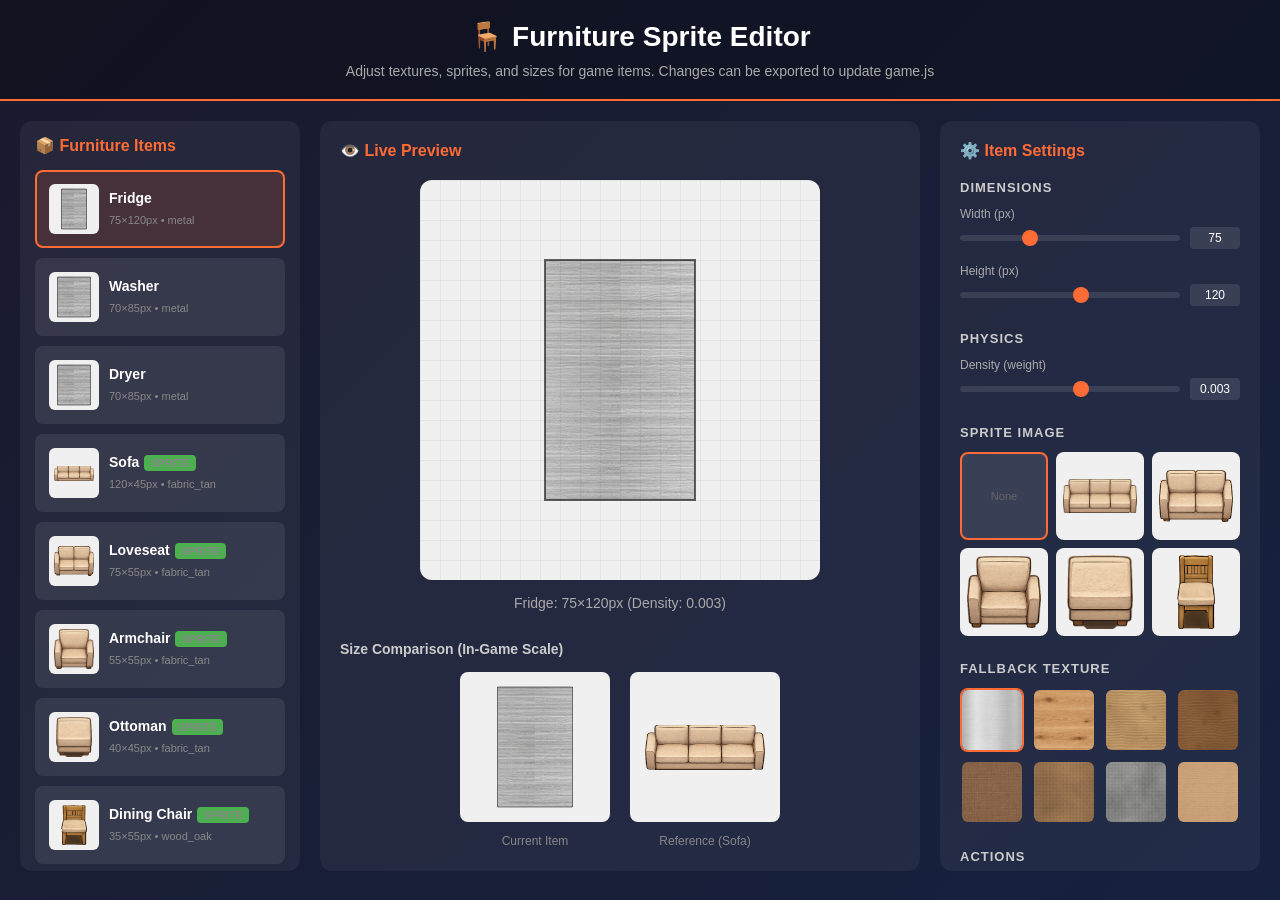
<file: Fill The Truck Mini Game/furniture-sprite-editor.html>
<!DOCTYPE html>
<html lang="en">
<head>
    <meta charset="UTF-8">
    <meta name="viewport" content="width=device-width, initial-scale=1.0">
    <title>Furniture Sprite Editor</title>
    <style>
        * {
            margin: 0;
            padding: 0;
            box-sizing: border-box;
        }

        body {
            font-family: 'Segoe UI', Tahoma, Geneva, Verdana, sans-serif;
            background: linear-gradient(135deg, #1a1a2e 0%, #16213e 100%);
            min-height: 100vh;
            color: #fff;
        }

        .header {
            background: rgba(0, 0, 0, 0.3);
            padding: 20px;
            text-align: center;
            border-bottom: 2px solid #ff6b35;
        }

        .header h1 {
            font-size: 28px;
            margin-bottom: 10px;
        }

        .header p {
            color: #aaa;
            font-size: 14px;
        }

        .container {
            display: flex;
            gap: 20px;
            padding: 20px;
            max-width: 1600px;
            margin: 0 auto;
        }

        /* Left Panel - Item List */
        .item-list-panel {
            width: 280px;
            background: rgba(255, 255, 255, 0.05);
            border-radius: 12px;
            padding: 15px;
            max-height: calc(100vh - 150px);
            overflow-y: auto;
        }

        .item-list-panel h2 {
            font-size: 16px;
            margin-bottom: 15px;
            color: #ff6b35;
        }

        .item-card {
            background: rgba(255, 255, 255, 0.08);
            border-radius: 8px;
            padding: 12px;
            margin-bottom: 10px;
            cursor: pointer;
            transition: all 0.2s;
            border: 2px solid transparent;
        }

        .item-card:hover {
            background: rgba(255, 255, 255, 0.12);
        }

        .item-card.selected {
            border-color: #ff6b35;
            background: rgba(255, 107, 53, 0.15);
        }

        .item-card-header {
            display: flex;
            align-items: center;
            gap: 10px;
        }

        .item-preview {
            width: 50px;
            height: 50px;
            background: #f0f0f0;
            border-radius: 6px;
            display: flex;
            align-items: center;
            justify-content: center;
            overflow: hidden;
        }

        .item-preview img {
            max-width: 100%;
            max-height: 100%;
            object-fit: contain;
        }

        .item-preview canvas {
            max-width: 100%;
            max-height: 100%;
        }

        .item-info {
            flex: 1;
        }

        .item-info h3 {
            font-size: 14px;
            margin-bottom: 4px;
        }

        .item-info span {
            font-size: 11px;
            color: #888;
        }

        .sprite-badge {
            background: #4CAF50;
            color: white;
            font-size: 9px;
            padding: 2px 6px;
            border-radius: 4px;
            margin-left: 5px;
        }

        /* Center Panel - Preview */
        .preview-panel {
            flex: 1;
            background: rgba(255, 255, 255, 0.05);
            border-radius: 12px;
            padding: 20px;
            display: flex;
            flex-direction: column;
            align-items: center;
        }

        .preview-panel h2 {
            font-size: 16px;
            margin-bottom: 20px;
            color: #ff6b35;
            align-self: flex-start;
        }

        .preview-container {
            background: #f0f0f0;
            border-radius: 12px;
            width: 400px;
            height: 400px;
            display: flex;
            align-items: center;
            justify-content: center;
            position: relative;
            overflow: hidden;
        }

        .preview-container canvas {
            max-width: 100%;
            max-height: 100%;
        }

        .preview-grid {
            position: absolute;
            top: 0;
            left: 0;
            width: 100%;
            height: 100%;
            background-image:
                linear-gradient(rgba(0,0,0,0.05) 1px, transparent 1px),
                linear-gradient(90deg, rgba(0,0,0,0.05) 1px, transparent 1px);
            background-size: 20px 20px;
            pointer-events: none;
        }

        .size-indicator {
            margin-top: 15px;
            font-size: 14px;
            color: #aaa;
        }

        .comparison-section {
            margin-top: 30px;
            width: 100%;
        }

        .comparison-section h3 {
            font-size: 14px;
            margin-bottom: 15px;
            color: #ccc;
        }

        .comparison-container {
            display: flex;
            gap: 20px;
            justify-content: center;
        }

        .comparison-box {
            text-align: center;
        }

        .comparison-box canvas {
            background: #f0f0f0;
            border-radius: 8px;
        }

        .comparison-box p {
            margin-top: 8px;
            font-size: 12px;
            color: #888;
        }

        /* Right Panel - Controls */
        .controls-panel {
            width: 320px;
            background: rgba(255, 255, 255, 0.05);
            border-radius: 12px;
            padding: 20px;
            max-height: calc(100vh - 150px);
            overflow-y: auto;
        }

        .controls-panel h2 {
            font-size: 16px;
            margin-bottom: 20px;
            color: #ff6b35;
        }

        .control-section {
            margin-bottom: 25px;
        }

        .control-section h3 {
            font-size: 13px;
            color: #ccc;
            margin-bottom: 12px;
            text-transform: uppercase;
            letter-spacing: 1px;
        }

        .control-group {
            margin-bottom: 15px;
        }

        .control-group label {
            display: block;
            font-size: 12px;
            color: #aaa;
            margin-bottom: 6px;
        }

        .control-row {
            display: flex;
            align-items: center;
            gap: 10px;
        }

        input[type="range"] {
            flex: 1;
            height: 6px;
            -webkit-appearance: none;
            background: rgba(255, 255, 255, 0.1);
            border-radius: 3px;
            outline: none;
        }

        input[type="range"]::-webkit-slider-thumb {
            -webkit-appearance: none;
            width: 16px;
            height: 16px;
            background: #ff6b35;
            border-radius: 50%;
            cursor: pointer;
        }

        .value-display {
            background: rgba(255, 255, 255, 0.1);
            padding: 4px 10px;
            border-radius: 4px;
            font-size: 12px;
            min-width: 50px;
            text-align: center;
        }

        input[type="number"] {
            width: 80px;
            padding: 8px;
            border: none;
            border-radius: 6px;
            background: rgba(255, 255, 255, 0.1);
            color: white;
            font-size: 14px;
        }

        select {
            width: 100%;
            padding: 10px;
            border: none;
            border-radius: 6px;
            background: rgba(255, 255, 255, 0.1);
            color: white;
            font-size: 14px;
            cursor: pointer;
        }

        select option {
            background: #1a1a2e;
            color: white;
        }

        .texture-grid {
            display: grid;
            grid-template-columns: repeat(4, 1fr);
            gap: 8px;
        }

        .texture-option {
            aspect-ratio: 1;
            border-radius: 8px;
            cursor: pointer;
            border: 2px solid transparent;
            transition: all 0.2s;
            overflow: hidden;
        }

        .texture-option:hover {
            transform: scale(1.05);
        }

        .texture-option.selected {
            border-color: #ff6b35;
        }

        .texture-option img {
            width: 100%;
            height: 100%;
            object-fit: cover;
        }

        .sprite-grid {
            display: grid;
            grid-template-columns: repeat(3, 1fr);
            gap: 8px;
        }

        .sprite-option {
            aspect-ratio: 1;
            background: #f0f0f0;
            border-radius: 8px;
            cursor: pointer;
            border: 2px solid transparent;
            transition: all 0.2s;
            overflow: hidden;
            display: flex;
            align-items: center;
            justify-content: center;
            padding: 5px;
        }

        .sprite-option:hover {
            transform: scale(1.05);
        }

        .sprite-option.selected {
            border-color: #ff6b35;
        }

        .sprite-option.none {
            background: rgba(255, 255, 255, 0.1);
            color: #666;
            font-size: 11px;
        }

        .sprite-option img {
            max-width: 100%;
            max-height: 100%;
            object-fit: contain;
        }

        .btn {
            padding: 12px 24px;
            border: none;
            border-radius: 8px;
            font-size: 14px;
            font-weight: 600;
            cursor: pointer;
            transition: all 0.2s;
            width: 100%;
            margin-bottom: 10px;
        }

        .btn-primary {
            background: #ff6b35;
            color: white;
        }

        .btn-primary:hover {
            background: #e55a2b;
        }

        .btn-secondary {
            background: rgba(255, 255, 255, 0.1);
            color: white;
        }

        .btn-secondary:hover {
            background: rgba(255, 255, 255, 0.2);
        }

        .btn-success {
            background: #4CAF50;
            color: white;
        }

        .btn-success:hover {
            background: #45a049;
        }

        .code-output {
            background: rgba(0, 0, 0, 0.3);
            border-radius: 8px;
            padding: 15px;
            font-family: 'Courier New', monospace;
            font-size: 11px;
            color: #4CAF50;
            max-height: 200px;
            overflow-y: auto;
            white-space: pre-wrap;
            word-break: break-all;
        }

        .toast {
            position: fixed;
            bottom: 20px;
            right: 20px;
            background: #4CAF50;
            color: white;
            padding: 15px 25px;
            border-radius: 8px;
            font-size: 14px;
            opacity: 0;
            transform: translateY(20px);
            transition: all 0.3s;
            z-index: 1000;
        }

        .toast.show {
            opacity: 1;
            transform: translateY(0);
        }

        /* Scrollbar styling */
        ::-webkit-scrollbar {
            width: 8px;
        }

        ::-webkit-scrollbar-track {
            background: rgba(255, 255, 255, 0.05);
            border-radius: 4px;
        }

        ::-webkit-scrollbar-thumb {
            background: rgba(255, 255, 255, 0.2);
            border-radius: 4px;
        }

        ::-webkit-scrollbar-thumb:hover {
            background: rgba(255, 255, 255, 0.3);
        }
    </style>
</head>
<body>
    <div class="header">
        <h1>🪑 Furniture Sprite Editor</h1>
        <p>Adjust textures, sprites, and sizes for game items. Changes can be exported to update game.js</p>
    </div>

    <div class="container">
        <!-- Left Panel - Item List -->
        <div class="item-list-panel">
            <h2>📦 Furniture Items</h2>
            <div id="itemList"></div>
        </div>

        <!-- Center Panel - Preview -->
        <div class="preview-panel">
            <h2>👁️ Live Preview</h2>
            <div class="preview-container">
                <div class="preview-grid"></div>
                <canvas id="previewCanvas" width="300" height="300"></canvas>
            </div>
            <div class="size-indicator" id="sizeIndicator">Select an item to preview</div>

            <div class="comparison-section">
                <h3>Size Comparison (In-Game Scale)</h3>
                <div class="comparison-container">
                    <div class="comparison-box">
                        <canvas id="compareCanvas1" width="150" height="150"></canvas>
                        <p>Current Item</p>
                    </div>
                    <div class="comparison-box">
                        <canvas id="compareCanvas2" width="150" height="150"></canvas>
                        <p>Reference (Sofa)</p>
                    </div>
                </div>
            </div>
        </div>

        <!-- Right Panel - Controls -->
        <div class="controls-panel">
            <h2>⚙️ Item Settings</h2>

            <div class="control-section">
                <h3>Dimensions</h3>
                <div class="control-group">
                    <label>Width (px)</label>
                    <div class="control-row">
                        <input type="range" id="widthSlider" min="20" max="200" value="60">
                        <span class="value-display" id="widthValue">60</span>
                    </div>
                </div>
                <div class="control-group">
                    <label>Height (px)</label>
                    <div class="control-row">
                        <input type="range" id="heightSlider" min="20" max="200" value="60">
                        <span class="value-display" id="heightValue">60</span>
                    </div>
                </div>
            </div>

            <div class="control-section">
                <h3>Physics</h3>
                <div class="control-group">
                    <label>Density (weight)</label>
                    <div class="control-row">
                        <input type="range" id="densitySlider" min="0.0005" max="0.005" step="0.0001" value="0.001">
                        <span class="value-display" id="densityValue">0.001</span>
                    </div>
                </div>
            </div>

            <div class="control-section">
                <h3>Sprite Image</h3>
                <div class="sprite-grid" id="spriteGrid"></div>
            </div>

            <div class="control-section">
                <h3>Fallback Texture</h3>
                <div class="texture-grid" id="textureGrid"></div>
            </div>

            <div class="control-section">
                <h3>Actions</h3>
                <button class="btn btn-primary" onclick="applyChanges()">Apply Changes</button>
                <button class="btn btn-secondary" onclick="resetItem()">Reset to Default</button>
                <button class="btn btn-success" onclick="exportConfig()">Export Configuration</button>
            </div>

            <div class="control-section">
                <h3>Generated Code</h3>
                <div class="code-output" id="codeOutput">// Select an item to see its configuration</div>
            </div>
        </div>
    </div>

    <div class="toast" id="toast">Changes applied!</div>

    <script>
        // ==================== CONFIGURATION ====================
        const FURNITURE_ITEMS = [
            { type: 'rect', width: 75, height: 120, name: 'Fridge', density: 0.003, color: '#E8E8E8', texture: 'metal' },
            { type: 'rect', width: 70, height: 85, name: 'Washer', density: 0.003, color: '#F5F5F5', texture: 'metal' },
            { type: 'rect', width: 70, height: 85, name: 'Dryer', density: 0.003, color: '#FFFFFF', texture: 'metal' },
            { type: 'rect', width: 120, height: 45, name: 'Sofa', density: 0.0015, color: '#D4B896', texture: 'fabric_tan', sprite: 'couch' },
            { type: 'rect', width: 75, height: 55, name: 'Loveseat', density: 0.0015, color: '#D4B896', texture: 'fabric_tan', sprite: 'loveseat' },
            { type: 'rect', width: 55, height: 55, name: 'Armchair', density: 0.0012, color: '#D4B896', texture: 'fabric_tan', sprite: 'armchair' },
            { type: 'rect', width: 40, height: 45, name: 'Ottoman', density: 0.001, color: '#D4B896', texture: 'fabric_tan', sprite: 'ottoman' },
            { type: 'rect', width: 35, height: 55, name: 'Dining Chair', density: 0.001, color: '#B8956E', texture: 'wood_oak', sprite: 'dining_chair' },
            { type: 'rect', width: 60, height: 60, name: 'Nightstand', density: 0.0025, color: '#B8956E', texture: 'wood_oak' },
            { type: 'rect', width: 140, height: 80, name: 'Vanity Dresser', density: 0.0025, color: '#8B6B4D', texture: 'wood_walnut' },
            { type: 'rect', width: 60, height: 120, name: 'Tall Chest', density: 0.0025, color: '#8B6B4D', texture: 'wood_walnut' },
            { type: 'ellipse', width: 100, height: 60, name: 'Kitchen Table', density: 0.0025, color: '#B8956E', texture: 'wood_oak' },
            { type: 'rect', width: 55, height: 40, name: 'Toolbox', density: 0.0025, color: '#CC0000', texture: 'metal' },
            { type: 'rect', width: 30, height: 30, name: 'Medium Box', density: 0.001, color: '#D2B48C', texture: 'cardboard' },
            { type: 'rect', width: 20, height: 20, name: 'Small Box', density: 0.0008, color: '#C19A6B', texture: 'cardboard' },
            { type: 'rect', width: 60, height: 60, name: 'Large Box', density: 0.0012, color: '#DEB887', texture: 'cardboard' }
        ];

        const TEXTURES = {
            metal: { name: 'Metal', path: 'metal-texture.png', color: '#E8E8E8' },
            wood: { name: 'Wood', path: 'wood-texture.png', color: '#8B7355' },
            wood_oak: { name: 'Oak', path: 'fill_the_truck_assets_individual/textures/wood_oak_tile.png', color: '#B8956E' },
            wood_walnut: { name: 'Walnut', path: 'fill_the_truck_assets_individual/textures/wood_walnut_tile.png', color: '#8B6B4D' },
            fabric: { name: 'Fabric', path: 'fabric-texture.png', color: '#8B4513' },
            fabric_tan: { name: 'Tan Fabric', path: 'fill_the_truck_assets_individual/textures/fabric_tan_tile.png', color: '#D4B896' },
            fabric_gray: { name: 'Gray Fabric', path: 'fill_the_truck_assets_individual/textures/fabric_gray_tile.png', color: '#9E9E9E' },
            cardboard: { name: 'Cardboard', path: 'cardboard-texture.png', color: '#D2B48C' }
        };

        const SPRITES = {
            couch: { name: 'Couch', path: 'fill_the_truck_assets_individual/sprites/couch_upholstered_tan.png' },
            loveseat: { name: 'Loveseat', path: 'fill_the_truck_assets_individual/sprites/loveseat_upholstered_tan.png' },
            armchair: { name: 'Armchair', path: 'fill_the_truck_assets_individual/sprites/armchair_upholstered_tan.png' },
            ottoman: { name: 'Ottoman', path: 'fill_the_truck_assets_individual/sprites/ottoman_upholstered_tan.png' },
            dining_chair: { name: 'Dining Chair', path: 'fill_the_truck_assets_individual/sprites/dining_chair_wood_oak.png' }
        };

        // ==================== STATE ====================
        let selectedIndex = -1;
        let editedItems = JSON.parse(JSON.stringify(FURNITURE_ITEMS)); // Deep copy
        let loadedTextures = {};
        let loadedSprites = {};

        // ==================== INITIALIZATION ====================
        async function init() {
            await loadAllAssets();
            renderItemList();
            renderTextureGrid();
            renderSpriteGrid();
            setupEventListeners();

            // Select first item by default
            selectItem(0);
        }

        async function loadAllAssets() {
            // Load textures
            for (let key in TEXTURES) {
                const img = new Image();
                img.src = TEXTURES[key].path;
                try {
                    await img.decode();
                    loadedTextures[key] = img;
                } catch (e) {
                    console.warn(`Failed to load texture: ${key}`);
                }
            }

            // Load sprites
            for (let key in SPRITES) {
                const img = new Image();
                img.src = SPRITES[key].path;
                try {
                    await img.decode();
                    loadedSprites[key] = img;
                } catch (e) {
                    console.warn(`Failed to load sprite: ${key}`);
                }
            }
        }

        // ==================== RENDERING ====================
        function renderItemList() {
            const container = document.getElementById('itemList');
            container.innerHTML = '';

            editedItems.forEach((item, index) => {
                const card = document.createElement('div');
                card.className = `item-card ${index === selectedIndex ? 'selected' : ''}`;
                card.onclick = () => selectItem(index);

                const hasSprite = item.sprite && loadedSprites[item.sprite];

                card.innerHTML = `
                    <div class="item-card-header">
                        <div class="item-preview">
                            <canvas id="itemPreview${index}" width="50" height="50"></canvas>
                        </div>
                        <div class="item-info">
                            <h3>${item.name}${hasSprite ? '<span class="sprite-badge">SPRITE</span>' : ''}</h3>
                            <span>${item.width}×${item.height}px • ${item.texture}</span>
                        </div>
                    </div>
                `;

                container.appendChild(card);

                // Draw preview
                setTimeout(() => {
                    const canvas = document.getElementById(`itemPreview${index}`);
                    if (canvas) drawItemPreview(canvas, item, 40);
                }, 10);
            });
        }

        function renderTextureGrid() {
            const container = document.getElementById('textureGrid');
            container.innerHTML = '';

            for (let key in TEXTURES) {
                const div = document.createElement('div');
                div.className = 'texture-option';
                div.dataset.texture = key;
                div.title = TEXTURES[key].name;
                div.onclick = () => selectTexture(key);

                if (loadedTextures[key]) {
                    const img = document.createElement('img');
                    img.src = TEXTURES[key].path;
                    div.appendChild(img);
                } else {
                    div.style.background = TEXTURES[key].color;
                }

                container.appendChild(div);
            }
        }

        function renderSpriteGrid() {
            const container = document.getElementById('spriteGrid');
            container.innerHTML = '';

            // Add "None" option
            const noneDiv = document.createElement('div');
            noneDiv.className = 'sprite-option none';
            noneDiv.dataset.sprite = '';
            noneDiv.onclick = () => selectSprite('');
            noneDiv.textContent = 'None';
            container.appendChild(noneDiv);

            for (let key in SPRITES) {
                const div = document.createElement('div');
                div.className = 'sprite-option';
                div.dataset.sprite = key;
                div.title = SPRITES[key].name;
                div.onclick = () => selectSprite(key);

                if (loadedSprites[key]) {
                    const img = document.createElement('img');
                    img.src = SPRITES[key].path;
                    div.appendChild(img);
                } else {
                    div.textContent = key;
                }

                container.appendChild(div);
            }
        }

        function drawItemPreview(canvas, item, maxSize) {
            const ctx = canvas.getContext('2d');
            ctx.clearRect(0, 0, canvas.width, canvas.height);

            const scale = Math.min(maxSize / item.width, maxSize / item.height, 1);
            const w = item.width * scale;
            const h = item.height * scale;
            const x = (canvas.width - w) / 2;
            const y = (canvas.height - h) / 2;

            ctx.save();
            ctx.translate(x + w/2, y + h/2);

            // Draw sprite if available
            if (item.sprite && loadedSprites[item.sprite]) {
                ctx.drawImage(loadedSprites[item.sprite], -w/2, -h/2, w, h);
            } else {
                // Draw shape with texture/color
                ctx.beginPath();
                if (item.type === 'ellipse') {
                    ctx.ellipse(0, 0, w/2, h/2, 0, 0, Math.PI * 2);
                } else {
                    ctx.rect(-w/2, -h/2, w, h);
                }

                if (loadedTextures[item.texture]) {
                    const pattern = ctx.createPattern(loadedTextures[item.texture], 'repeat');
                    ctx.fillStyle = pattern;
                } else {
                    ctx.fillStyle = item.color || TEXTURES[item.texture]?.color || '#999';
                }
                ctx.fill();
                ctx.strokeStyle = 'rgba(0,0,0,0.5)';
                ctx.lineWidth = 1;
                ctx.stroke();
            }

            ctx.restore();
        }

        function updateMainPreview() {
            if (selectedIndex < 0) return;

            const item = editedItems[selectedIndex];
            const canvas = document.getElementById('previewCanvas');
            const ctx = canvas.getContext('2d');

            ctx.clearRect(0, 0, canvas.width, canvas.height);

            // Calculate scale to fit in preview
            const maxSize = 250;
            const scale = Math.min(maxSize / item.width, maxSize / item.height, 2);
            const w = item.width * scale;
            const h = item.height * scale;

            ctx.save();
            ctx.translate(canvas.width/2, canvas.height/2);

            // Draw sprite if available
            if (item.sprite && loadedSprites[item.sprite]) {
                ctx.drawImage(loadedSprites[item.sprite], -w/2, -h/2, w, h);
            } else {
                // Draw shape with texture/color
                ctx.beginPath();
                if (item.type === 'ellipse') {
                    ctx.ellipse(0, 0, w/2, h/2, 0, 0, Math.PI * 2);
                } else {
                    ctx.rect(-w/2, -h/2, w, h);
                }

                if (loadedTextures[item.texture]) {
                    const pattern = ctx.createPattern(loadedTextures[item.texture], 'repeat');
                    ctx.fillStyle = pattern;
                } else {
                    ctx.fillStyle = item.color || '#999';
                }
                ctx.fill();
                ctx.strokeStyle = 'rgba(0,0,0,0.6)';
                ctx.lineWidth = 2;
                ctx.stroke();
            }

            ctx.restore();

            // Update size indicator
            document.getElementById('sizeIndicator').textContent =
                `${item.name}: ${item.width}×${item.height}px (Density: ${item.density})`;

            // Update comparison canvases
            updateComparison();
            updateCodeOutput();
        }

        function updateComparison() {
            if (selectedIndex < 0) return;

            const item = editedItems[selectedIndex];

            // Draw current item at game scale
            const canvas1 = document.getElementById('compareCanvas1');
            drawItemPreview(canvas1, item, 120);

            // Draw reference sofa
            const canvas2 = document.getElementById('compareCanvas2');
            const sofa = editedItems.find(i => i.name === 'Sofa') || editedItems[3];
            drawItemPreview(canvas2, sofa, 120);
        }

        function updateCodeOutput() {
            if (selectedIndex < 0) return;

            const item = editedItems[selectedIndex];
            let code = `{ type: '${item.type}', width: ${item.width}, height: ${item.height}, name: '${item.name}', density: ${item.density}, color: '${item.color}', texture: '${item.texture}'`;

            if (item.sprite) {
                code += `, sprite: '${item.sprite}'`;
            }
            code += ' }';

            document.getElementById('codeOutput').textContent = code;
        }

        // ==================== SELECTION & CONTROLS ====================
        function selectItem(index) {
            selectedIndex = index;
            const item = editedItems[index];

            // Update sliders
            document.getElementById('widthSlider').value = item.width;
            document.getElementById('widthValue').textContent = item.width;
            document.getElementById('heightSlider').value = item.height;
            document.getElementById('heightValue').textContent = item.height;
            document.getElementById('densitySlider').value = item.density;
            document.getElementById('densityValue').textContent = item.density;

            // Update texture selection
            document.querySelectorAll('.texture-option').forEach(el => {
                el.classList.toggle('selected', el.dataset.texture === item.texture);
            });

            // Update sprite selection
            document.querySelectorAll('.sprite-option').forEach(el => {
                el.classList.toggle('selected', el.dataset.sprite === (item.sprite || ''));
            });

            // Update item list selection
            document.querySelectorAll('.item-card').forEach((el, i) => {
                el.classList.toggle('selected', i === index);
            });

            updateMainPreview();
        }

        function selectTexture(textureKey) {
            if (selectedIndex < 0) return;

            editedItems[selectedIndex].texture = textureKey;
            editedItems[selectedIndex].color = TEXTURES[textureKey].color;

            document.querySelectorAll('.texture-option').forEach(el => {
                el.classList.toggle('selected', el.dataset.texture === textureKey);
            });

            updateMainPreview();
            renderItemList();
        }

        function selectSprite(spriteKey) {
            if (selectedIndex < 0) return;

            if (spriteKey) {
                editedItems[selectedIndex].sprite = spriteKey;
            } else {
                delete editedItems[selectedIndex].sprite;
            }

            document.querySelectorAll('.sprite-option').forEach(el => {
                el.classList.toggle('selected', el.dataset.sprite === spriteKey);
            });

            updateMainPreview();
            renderItemList();
        }

        function setupEventListeners() {
            // Width slider
            document.getElementById('widthSlider').addEventListener('input', (e) => {
                const value = parseInt(e.target.value);
                document.getElementById('widthValue').textContent = value;
                if (selectedIndex >= 0) {
                    editedItems[selectedIndex].width = value;
                    updateMainPreview();
                    renderItemList();
                }
            });

            // Height slider
            document.getElementById('heightSlider').addEventListener('input', (e) => {
                const value = parseInt(e.target.value);
                document.getElementById('heightValue').textContent = value;
                if (selectedIndex >= 0) {
                    editedItems[selectedIndex].height = value;
                    updateMainPreview();
                    renderItemList();
                }
            });

            // Density slider
            document.getElementById('densitySlider').addEventListener('input', (e) => {
                const value = parseFloat(e.target.value);
                document.getElementById('densityValue').textContent = value.toFixed(4);
                if (selectedIndex >= 0) {
                    editedItems[selectedIndex].density = value;
                    updateMainPreview();
                }
            });
        }

        // ==================== ACTIONS ====================
        function applyChanges() {
            showToast('Changes applied to preview!');
            renderItemList();
            updateMainPreview();
        }

        function resetItem() {
            if (selectedIndex < 0) return;

            editedItems[selectedIndex] = JSON.parse(JSON.stringify(FURNITURE_ITEMS[selectedIndex]));
            selectItem(selectedIndex);
            showToast('Item reset to default');
        }

        function exportConfig() {
            let code = 'const FURNITURE_ITEMS = [\n';

            editedItems.forEach((item, index) => {
                code += '    { ';
                code += `type: '${item.type}', `;
                code += `width: ${item.width}, `;
                code += `height: ${item.height}, `;
                code += `name: '${item.name}', `;
                code += `density: ${item.density}, `;
                code += `color: '${item.color}', `;
                code += `texture: '${item.texture}'`;
                if (item.sprite) {
                    code += `, sprite: '${item.sprite}'`;
                }
                code += ' }';
                if (index < editedItems.length - 1) code += ',';
                code += '\n';
            });

            code += '];';

            // Copy to clipboard
            navigator.clipboard.writeText(code).then(() => {
                showToast('Configuration copied to clipboard!');
            }).catch(() => {
                // Fallback - show in output
                document.getElementById('codeOutput').textContent = code;
                showToast('Code generated - see output below');
            });
        }

        function showToast(message) {
            const toast = document.getElementById('toast');
            toast.textContent = message;
            toast.classList.add('show');
            setTimeout(() => toast.classList.remove('show'), 2000);
        }

        // ==================== START ====================
        init();
    </script>
</body>
</html>
</file>
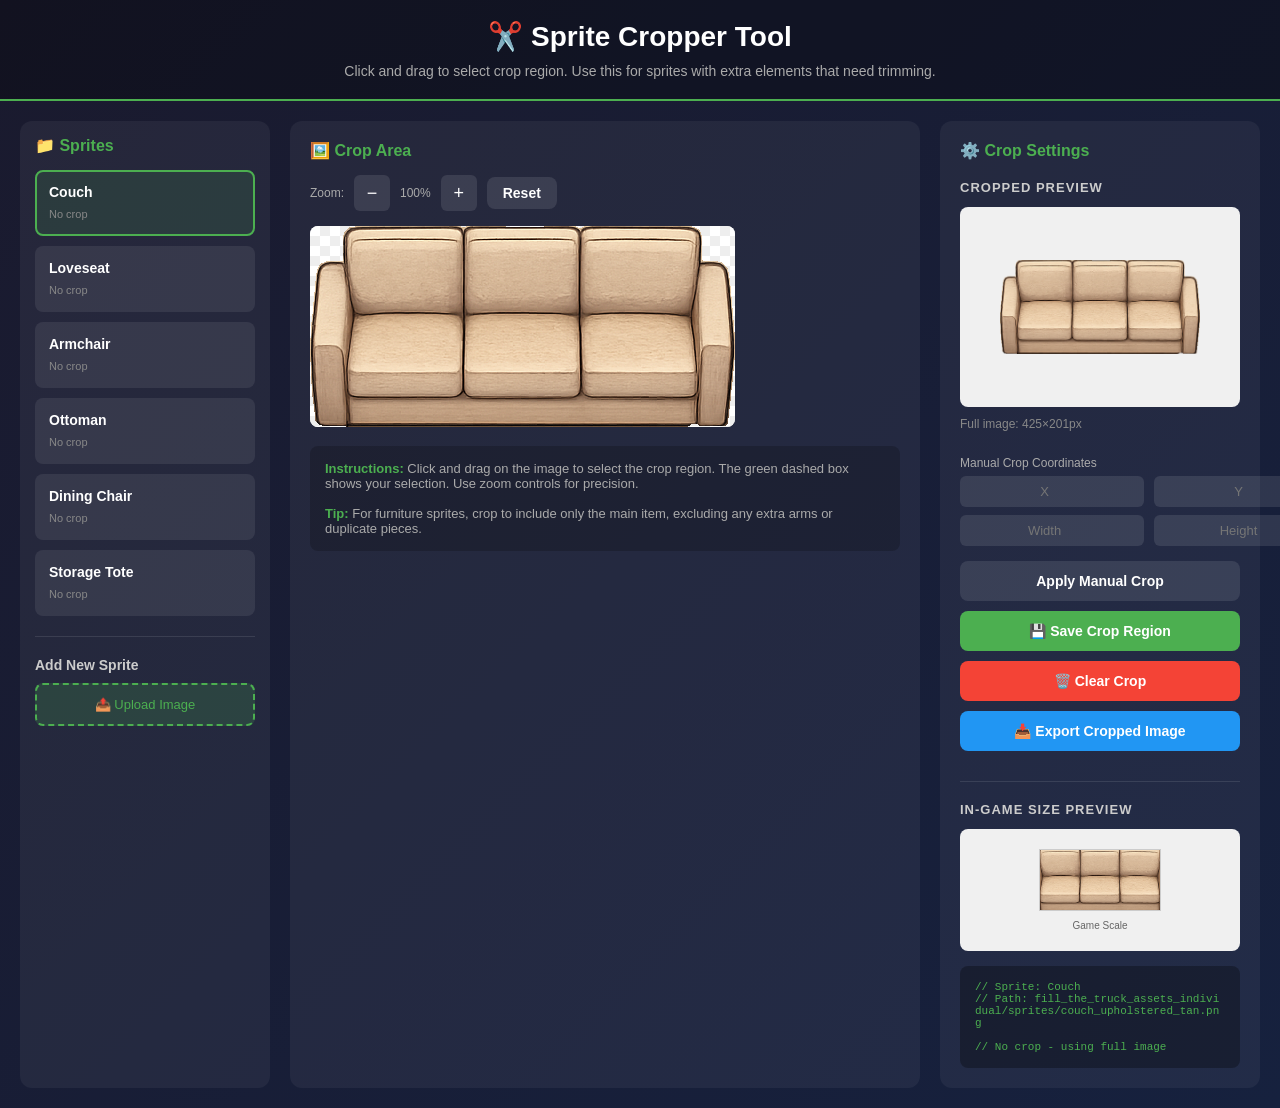
<file: Fill The Truck Mini Game/sprite-cropper.html>
<!DOCTYPE html>
<html lang="en">
<head>
    <meta charset="UTF-8">
    <meta name="viewport" content="width=device-width, initial-scale=1.0">
    <title>Sprite Cropper Tool</title>
    <style>
        * {
            margin: 0;
            padding: 0;
            box-sizing: border-box;
        }

        body {
            font-family: 'Segoe UI', Tahoma, Geneva, Verdana, sans-serif;
            background: linear-gradient(135deg, #1a1a2e 0%, #16213e 100%);
            min-height: 100vh;
            color: #fff;
        }

        .header {
            background: rgba(0, 0, 0, 0.3);
            padding: 20px;
            text-align: center;
            border-bottom: 2px solid #4CAF50;
        }

        .header h1 {
            font-size: 28px;
            margin-bottom: 10px;
        }

        .header p {
            color: #aaa;
            font-size: 14px;
        }

        .container {
            display: flex;
            gap: 20px;
            padding: 20px;
            max-width: 1400px;
            margin: 0 auto;
        }

        /* Left Panel */
        .sprite-list-panel {
            width: 250px;
            background: rgba(255, 255, 255, 0.05);
            border-radius: 12px;
            padding: 15px;
        }

        .sprite-list-panel h2 {
            font-size: 16px;
            margin-bottom: 15px;
            color: #4CAF50;
        }

        .sprite-card {
            background: rgba(255, 255, 255, 0.08);
            border-radius: 8px;
            padding: 12px;
            margin-bottom: 10px;
            cursor: pointer;
            transition: all 0.2s;
            border: 2px solid transparent;
        }

        .sprite-card:hover {
            background: rgba(255, 255, 255, 0.12);
        }

        .sprite-card.selected {
            border-color: #4CAF50;
            background: rgba(76, 175, 80, 0.15);
        }

        .sprite-card h3 {
            font-size: 14px;
            margin-bottom: 4px;
        }

        .sprite-card span {
            font-size: 11px;
            color: #888;
        }

        .sprite-card.has-crop span {
            color: #4CAF50;
        }

        .upload-section {
            margin-top: 20px;
            padding-top: 20px;
            border-top: 1px solid rgba(255,255,255,0.1);
        }

        .upload-section h3 {
            font-size: 14px;
            margin-bottom: 10px;
            color: #ccc;
        }

        .upload-btn {
            width: 100%;
            padding: 12px;
            background: rgba(76, 175, 80, 0.2);
            border: 2px dashed #4CAF50;
            border-radius: 8px;
            color: #4CAF50;
            cursor: pointer;
            font-size: 13px;
            transition: all 0.2s;
        }

        .upload-btn:hover {
            background: rgba(76, 175, 80, 0.3);
        }

        #fileInput {
            display: none;
        }

        /* Center Panel - Cropper */
        .cropper-panel {
            flex: 1;
            background: rgba(255, 255, 255, 0.05);
            border-radius: 12px;
            padding: 20px;
        }

        .cropper-panel h2 {
            font-size: 16px;
            margin-bottom: 15px;
            color: #4CAF50;
        }

        .canvas-container {
            position: relative;
            background: #f0f0f0;
            border-radius: 8px;
            overflow: hidden;
            display: inline-block;
        }

        #cropCanvas {
            display: block;
            cursor: crosshair;
        }

        .crop-overlay {
            position: absolute;
            border: 2px dashed #4CAF50;
            background: rgba(76, 175, 80, 0.1);
            pointer-events: none;
            display: none;
        }

        .instructions {
            margin-top: 15px;
            padding: 15px;
            background: rgba(0,0,0,0.2);
            border-radius: 8px;
            font-size: 13px;
            color: #aaa;
        }

        .instructions strong {
            color: #4CAF50;
        }

        /* Right Panel - Preview & Controls */
        .controls-panel {
            width: 320px;
            background: rgba(255, 255, 255, 0.05);
            border-radius: 12px;
            padding: 20px;
        }

        .controls-panel h2 {
            font-size: 16px;
            margin-bottom: 20px;
            color: #4CAF50;
        }

        .preview-section {
            margin-bottom: 25px;
        }

        .preview-section h3 {
            font-size: 13px;
            color: #ccc;
            margin-bottom: 12px;
            text-transform: uppercase;
            letter-spacing: 1px;
        }

        .preview-box {
            background: #f0f0f0;
            border-radius: 8px;
            width: 100%;
            height: 200px;
            display: flex;
            align-items: center;
            justify-content: center;
            overflow: hidden;
        }

        #previewCanvas {
            max-width: 100%;
            max-height: 100%;
        }

        .crop-info {
            margin-top: 10px;
            font-size: 12px;
            color: #888;
        }

        .control-group {
            margin-bottom: 15px;
        }

        .control-group label {
            display: block;
            font-size: 12px;
            color: #aaa;
            margin-bottom: 6px;
        }

        .control-row {
            display: flex;
            gap: 10px;
        }

        .control-row input {
            flex: 1;
            padding: 8px;
            border: none;
            border-radius: 6px;
            background: rgba(255, 255, 255, 0.1);
            color: white;
            font-size: 13px;
            text-align: center;
        }

        .btn {
            padding: 12px 24px;
            border: none;
            border-radius: 8px;
            font-size: 14px;
            font-weight: 600;
            cursor: pointer;
            transition: all 0.2s;
            width: 100%;
            margin-bottom: 10px;
        }

        .btn-primary {
            background: #4CAF50;
            color: white;
        }

        .btn-primary:hover {
            background: #45a049;
        }

        .btn-secondary {
            background: rgba(255, 255, 255, 0.1);
            color: white;
        }

        .btn-secondary:hover {
            background: rgba(255, 255, 255, 0.2);
        }

        .btn-danger {
            background: #f44336;
            color: white;
        }

        .btn-danger:hover {
            background: #d32f2f;
        }

        .btn-export {
            background: #2196F3;
            color: white;
        }

        .btn-export:hover {
            background: #1976D2;
        }

        .code-output {
            background: rgba(0, 0, 0, 0.3);
            border-radius: 8px;
            padding: 15px;
            font-family: 'Courier New', monospace;
            font-size: 11px;
            color: #4CAF50;
            max-height: 150px;
            overflow-y: auto;
            white-space: pre-wrap;
            word-break: break-all;
            margin-top: 15px;
        }

        .toast {
            position: fixed;
            bottom: 20px;
            right: 20px;
            background: #4CAF50;
            color: white;
            padding: 15px 25px;
            border-radius: 8px;
            font-size: 14px;
            opacity: 0;
            transform: translateY(20px);
            transition: all 0.3s;
            z-index: 1000;
        }

        .toast.show {
            opacity: 1;
            transform: translateY(0);
        }

        .game-preview {
            margin-top: 20px;
            padding-top: 20px;
            border-top: 1px solid rgba(255,255,255,0.1);
        }

        .game-preview h3 {
            font-size: 13px;
            color: #ccc;
            margin-bottom: 12px;
            text-transform: uppercase;
            letter-spacing: 1px;
        }

        .game-preview-box {
            background: #f0f0f0;
            border-radius: 8px;
            padding: 20px;
            display: flex;
            gap: 20px;
            justify-content: center;
            align-items: flex-end;
        }

        .game-item {
            text-align: center;
        }

        .game-item canvas {
            border: 1px solid #ccc;
        }

        .game-item p {
            font-size: 10px;
            color: #666;
            margin-top: 5px;
        }

        /* Zoom controls */
        .zoom-controls {
            display: flex;
            gap: 10px;
            margin-bottom: 15px;
            align-items: center;
        }

        .zoom-controls span {
            font-size: 12px;
            color: #aaa;
        }

        .zoom-btn {
            width: 36px;
            height: 36px;
            border: none;
            border-radius: 6px;
            background: rgba(255,255,255,0.1);
            color: white;
            font-size: 18px;
            cursor: pointer;
            transition: all 0.2s;
        }

        .zoom-btn:hover {
            background: rgba(255,255,255,0.2);
        }
    </style>
</head>
<body>
    <div class="header">
        <h1>✂️ Sprite Cropper Tool</h1>
        <p>Click and drag to select crop region. Use this for sprites with extra elements that need trimming.</p>
    </div>

    <div class="container">
        <!-- Left Panel - Sprite List -->
        <div class="sprite-list-panel">
            <h2>📁 Sprites</h2>
            <div id="spriteList"></div>

            <div class="upload-section">
                <h3>Add New Sprite</h3>
                <input type="file" id="fileInput" accept="image/*">
                <button class="upload-btn" onclick="document.getElementById('fileInput').click()">
                    📤 Upload Image
                </button>
            </div>
        </div>

        <!-- Center Panel - Cropper -->
        <div class="cropper-panel">
            <h2>🖼️ Crop Area</h2>

            <div class="zoom-controls">
                <span>Zoom:</span>
                <button class="zoom-btn" onclick="changeZoom(-0.25)">−</button>
                <span id="zoomLevel">100%</span>
                <button class="zoom-btn" onclick="changeZoom(0.25)">+</button>
                <button class="btn btn-secondary" style="width: auto; margin: 0; padding: 8px 16px;" onclick="resetZoom()">Reset</button>
            </div>

            <div class="canvas-container">
                <canvas id="cropCanvas" width="600" height="400"></canvas>
            </div>

            <div class="instructions">
                <strong>Instructions:</strong> Click and drag on the image to select the crop region.
                The green dashed box shows your selection. Use zoom controls for precision.
                <br><br>
                <strong>Tip:</strong> For furniture sprites, crop to include only the main item, excluding any extra arms or duplicate pieces.
            </div>
        </div>

        <!-- Right Panel - Preview & Controls -->
        <div class="controls-panel">
            <h2>⚙️ Crop Settings</h2>

            <div class="preview-section">
                <h3>Cropped Preview</h3>
                <div class="preview-box">
                    <canvas id="previewCanvas" width="200" height="200"></canvas>
                </div>
                <div class="crop-info" id="cropInfo">No crop selected</div>
            </div>

            <div class="control-group">
                <label>Manual Crop Coordinates</label>
                <div class="control-row">
                    <input type="number" id="cropX" placeholder="X" min="0">
                    <input type="number" id="cropY" placeholder="Y" min="0">
                </div>
                <div class="control-row" style="margin-top: 8px;">
                    <input type="number" id="cropW" placeholder="Width" min="1">
                    <input type="number" id="cropH" placeholder="Height" min="1">
                </div>
            </div>

            <button class="btn btn-secondary" onclick="applyCropFromInputs()">Apply Manual Crop</button>
            <button class="btn btn-primary" onclick="saveCrop()">💾 Save Crop Region</button>
            <button class="btn btn-danger" onclick="clearCrop()">🗑️ Clear Crop</button>
            <button class="btn btn-export" onclick="exportCroppedImage()">📥 Export Cropped Image</button>

            <div class="game-preview">
                <h3>In-Game Size Preview</h3>
                <div class="game-preview-box">
                    <div class="game-item">
                        <canvas id="gamePreview" width="120" height="60"></canvas>
                        <p>Game Scale</p>
                    </div>
                </div>
            </div>

            <div class="code-output" id="codeOutput">// Select a sprite and define crop region</div>
        </div>
    </div>

    <div class="toast" id="toast">Saved!</div>

    <script>
        // ==================== SPRITE DATA ====================
        const SPRITES = [
            {
                id: 'couch',
                name: 'Couch',
                path: 'fill_the_truck_assets_individual/sprites/couch_upholstered_tan.png',
                gameWidth: 145,
                gameHeight: 65
            },
            {
                id: 'loveseat',
                name: 'Loveseat',
                path: 'fill_the_truck_assets_individual/sprites/loveseat_upholstered_tan.png',
                gameWidth: 110,
                gameHeight: 65
            },
            {
                id: 'armchair',
                name: 'Armchair',
                path: 'fill_the_truck_assets_individual/sprites/armchair_upholstered_tan.png',
                gameWidth: 65,
                gameHeight: 65
            },
            {
                id: 'ottoman',
                name: 'Ottoman',
                path: 'fill_the_truck_assets_individual/sprites/ottoman_upholstered_tan.png',
                gameWidth: 60,
                gameHeight: 60
            },
            {
                id: 'dining_chair',
                name: 'Dining Chair',
                path: 'fill_the_truck_assets_individual/sprites/dining_chair_wood_oak.png',
                gameWidth: 40,
                gameHeight: 75
            },
            {
                id: 'tote_yellow',
                name: 'Storage Tote',
                path: 'fill_the_truck_sheet_assets/sprites/Tote_Plastic_Yellow-top.png',
                gameWidth: 55,
                gameHeight: 40
            }
        ];

        // ==================== STATE ====================
        let selectedSprite = null;
        let loadedImages = {};
        let cropRegions = {}; // Saved crop regions per sprite
        let currentCrop = null; // { x, y, w, h }
        let isDragging = false;
        let dragStart = { x: 0, y: 0 };
        let zoom = 1;

        const cropCanvas = document.getElementById('cropCanvas');
        const cropCtx = cropCanvas.getContext('2d');
        const previewCanvas = document.getElementById('previewCanvas');
        const previewCtx = previewCanvas.getContext('2d');

        // ==================== INITIALIZATION ====================
        async function init() {
            // Load all sprite images
            for (let sprite of SPRITES) {
                const img = new Image();
                img.src = sprite.path;
                try {
                    await img.decode();
                    loadedImages[sprite.id] = img;
                } catch (e) {
                    console.warn(`Failed to load: ${sprite.path}`);
                }
            }

            // Load saved crop regions from localStorage
            const saved = localStorage.getItem('spriteCropRegions');
            if (saved) {
                cropRegions = JSON.parse(saved);
            }

            renderSpriteList();
            setupCanvasEvents();
            setupInputEvents();

            // Select first sprite
            if (SPRITES.length > 0) {
                selectSprite(SPRITES[0].id);
            }
        }

        function renderSpriteList() {
            const container = document.getElementById('spriteList');
            container.innerHTML = '';

            SPRITES.forEach(sprite => {
                const card = document.createElement('div');
                const hasCrop = cropRegions[sprite.id] != null;
                card.className = `sprite-card ${selectedSprite?.id === sprite.id ? 'selected' : ''} ${hasCrop ? 'has-crop' : ''}`;
                card.onclick = () => selectSprite(sprite.id);

                card.innerHTML = `
                    <h3>${sprite.name}</h3>
                    <span>${hasCrop ? '✓ Crop defined' : 'No crop'}</span>
                `;

                container.appendChild(card);
            });
        }

        function selectSprite(spriteId) {
            selectedSprite = SPRITES.find(s => s.id === spriteId);
            currentCrop = cropRegions[spriteId] ? { ...cropRegions[spriteId] } : null;

            renderSpriteList();
            drawCropCanvas();
            updatePreview();
            updateCropInputs();
            updateCodeOutput();
        }

        // ==================== CANVAS DRAWING ====================
        function drawCropCanvas() {
            if (!selectedSprite || !loadedImages[selectedSprite.id]) {
                cropCtx.fillStyle = '#ddd';
                cropCtx.fillRect(0, 0, cropCanvas.width, cropCanvas.height);
                cropCtx.fillStyle = '#999';
                cropCtx.font = '16px sans-serif';
                cropCtx.textAlign = 'center';
                cropCtx.fillText('No image loaded', cropCanvas.width/2, cropCanvas.height/2);
                return;
            }

            const img = loadedImages[selectedSprite.id];

            // Resize canvas to fit image with zoom
            cropCanvas.width = img.width * zoom;
            cropCanvas.height = img.height * zoom;

            // Draw checkerboard background (transparency indicator)
            const tileSize = 10;
            for (let y = 0; y < cropCanvas.height; y += tileSize) {
                for (let x = 0; x < cropCanvas.width; x += tileSize) {
                    cropCtx.fillStyle = ((x + y) / tileSize) % 2 === 0 ? '#fff' : '#eee';
                    cropCtx.fillRect(x, y, tileSize, tileSize);
                }
            }

            // Draw image
            cropCtx.drawImage(img, 0, 0, cropCanvas.width, cropCanvas.height);

            // Draw crop region if exists
            if (currentCrop) {
                // Dim area outside crop
                cropCtx.fillStyle = 'rgba(0, 0, 0, 0.5)';

                // Top
                cropCtx.fillRect(0, 0, cropCanvas.width, currentCrop.y * zoom);
                // Bottom
                cropCtx.fillRect(0, (currentCrop.y + currentCrop.h) * zoom, cropCanvas.width, cropCanvas.height);
                // Left
                cropCtx.fillRect(0, currentCrop.y * zoom, currentCrop.x * zoom, currentCrop.h * zoom);
                // Right
                cropCtx.fillRect((currentCrop.x + currentCrop.w) * zoom, currentCrop.y * zoom, cropCanvas.width, currentCrop.h * zoom);

                // Draw crop border
                cropCtx.strokeStyle = '#4CAF50';
                cropCtx.lineWidth = 2;
                cropCtx.setLineDash([5, 5]);
                cropCtx.strokeRect(
                    currentCrop.x * zoom,
                    currentCrop.y * zoom,
                    currentCrop.w * zoom,
                    currentCrop.h * zoom
                );
                cropCtx.setLineDash([]);

                // Draw corner handles
                const handleSize = 8;
                cropCtx.fillStyle = '#4CAF50';
                const corners = [
                    [currentCrop.x * zoom, currentCrop.y * zoom],
                    [(currentCrop.x + currentCrop.w) * zoom, currentCrop.y * zoom],
                    [currentCrop.x * zoom, (currentCrop.y + currentCrop.h) * zoom],
                    [(currentCrop.x + currentCrop.w) * zoom, (currentCrop.y + currentCrop.h) * zoom]
                ];
                corners.forEach(([cx, cy]) => {
                    cropCtx.fillRect(cx - handleSize/2, cy - handleSize/2, handleSize, handleSize);
                });
            }
        }

        function updatePreview() {
            previewCtx.clearRect(0, 0, previewCanvas.width, previewCanvas.height);

            if (!selectedSprite || !loadedImages[selectedSprite.id]) {
                document.getElementById('cropInfo').textContent = 'No image loaded';
                return;
            }

            const img = loadedImages[selectedSprite.id];

            if (currentCrop && currentCrop.w > 0 && currentCrop.h > 0) {
                // Draw cropped region
                const scale = Math.min(
                    previewCanvas.width / currentCrop.w,
                    previewCanvas.height / currentCrop.h,
                    2
                );
                const w = currentCrop.w * scale;
                const h = currentCrop.h * scale;
                const x = (previewCanvas.width - w) / 2;
                const y = (previewCanvas.height - h) / 2;

                previewCtx.drawImage(
                    img,
                    currentCrop.x, currentCrop.y, currentCrop.w, currentCrop.h,
                    x, y, w, h
                );

                document.getElementById('cropInfo').textContent =
                    `Crop: ${currentCrop.x}, ${currentCrop.y} → ${currentCrop.w}×${currentCrop.h}px`;
            } else {
                // Draw full image
                const scale = Math.min(
                    previewCanvas.width / img.width,
                    previewCanvas.height / img.height,
                    1
                );
                const w = img.width * scale;
                const h = img.height * scale;
                const x = (previewCanvas.width - w) / 2;
                const y = (previewCanvas.height - h) / 2;

                previewCtx.drawImage(img, x, y, w, h);
                document.getElementById('cropInfo').textContent = `Full image: ${img.width}×${img.height}px`;
            }

            // Update game preview
            updateGamePreview();
        }

        function updateGamePreview() {
            const gameCanvas = document.getElementById('gamePreview');
            const gameCtx = gameCanvas.getContext('2d');
            gameCtx.clearRect(0, 0, gameCanvas.width, gameCanvas.height);

            if (!selectedSprite || !loadedImages[selectedSprite.id]) return;

            const img = loadedImages[selectedSprite.id];
            const gw = selectedSprite.gameWidth;
            const gh = selectedSprite.gameHeight;

            // Center in canvas
            const x = (gameCanvas.width - gw) / 2;
            const y = (gameCanvas.height - gh) / 2;

            if (currentCrop && currentCrop.w > 0 && currentCrop.h > 0) {
                gameCtx.drawImage(
                    img,
                    currentCrop.x, currentCrop.y, currentCrop.w, currentCrop.h,
                    x, y, gw, gh
                );
            } else {
                gameCtx.drawImage(img, x, y, gw, gh);
            }
        }

        // ==================== CANVAS EVENTS ====================
        function setupCanvasEvents() {
            cropCanvas.addEventListener('mousedown', (e) => {
                if (!selectedSprite) return;
                isDragging = true;
                const rect = cropCanvas.getBoundingClientRect();
                dragStart = {
                    x: Math.round((e.clientX - rect.left) / zoom),
                    y: Math.round((e.clientY - rect.top) / zoom)
                };
                currentCrop = { x: dragStart.x, y: dragStart.y, w: 0, h: 0 };
            });

            cropCanvas.addEventListener('mousemove', (e) => {
                if (!isDragging || !selectedSprite) return;

                const rect = cropCanvas.getBoundingClientRect();
                const mouseX = Math.round((e.clientX - rect.left) / zoom);
                const mouseY = Math.round((e.clientY - rect.top) / zoom);

                const img = loadedImages[selectedSprite.id];

                // Calculate crop region
                let x = Math.min(dragStart.x, mouseX);
                let y = Math.min(dragStart.y, mouseY);
                let w = Math.abs(mouseX - dragStart.x);
                let h = Math.abs(mouseY - dragStart.y);

                // Clamp to image bounds
                x = Math.max(0, x);
                y = Math.max(0, y);
                w = Math.min(w, img.width - x);
                h = Math.min(h, img.height - y);

                currentCrop = { x, y, w, h };
                drawCropCanvas();
                updatePreview();
                updateCropInputs();
                updateCodeOutput();
            });

            cropCanvas.addEventListener('mouseup', () => {
                isDragging = false;
            });

            cropCanvas.addEventListener('mouseleave', () => {
                isDragging = false;
            });
        }

        function setupInputEvents() {
            // File upload
            document.getElementById('fileInput').addEventListener('change', (e) => {
                const file = e.target.files[0];
                if (!file) return;

                const reader = new FileReader();
                reader.onload = (event) => {
                    const img = new Image();
                    img.onload = () => {
                        const newId = 'custom_' + Date.now();
                        const newSprite = {
                            id: newId,
                            name: file.name.replace(/\.[^/.]+$/, ''),
                            path: event.target.result,
                            gameWidth: 60,
                            gameHeight: 60
                        };
                        SPRITES.push(newSprite);
                        loadedImages[newId] = img;
                        renderSpriteList();
                        selectSprite(newId);
                        showToast('Image uploaded!');
                    };
                    img.src = event.target.result;
                };
                reader.readAsDataURL(file);
            });
        }

        function updateCropInputs() {
            if (currentCrop) {
                document.getElementById('cropX').value = currentCrop.x;
                document.getElementById('cropY').value = currentCrop.y;
                document.getElementById('cropW').value = currentCrop.w;
                document.getElementById('cropH').value = currentCrop.h;
            } else {
                document.getElementById('cropX').value = '';
                document.getElementById('cropY').value = '';
                document.getElementById('cropW').value = '';
                document.getElementById('cropH').value = '';
            }
        }

        function applyCropFromInputs() {
            const x = parseInt(document.getElementById('cropX').value) || 0;
            const y = parseInt(document.getElementById('cropY').value) || 0;
            const w = parseInt(document.getElementById('cropW').value) || 0;
            const h = parseInt(document.getElementById('cropH').value) || 0;

            if (w > 0 && h > 0) {
                currentCrop = { x, y, w, h };
                drawCropCanvas();
                updatePreview();
                updateCodeOutput();
                showToast('Crop applied');
            }
        }

        // ==================== ACTIONS ====================
        function saveCrop() {
            if (!selectedSprite) return;

            if (currentCrop && currentCrop.w > 0 && currentCrop.h > 0) {
                cropRegions[selectedSprite.id] = { ...currentCrop };
                localStorage.setItem('spriteCropRegions', JSON.stringify(cropRegions));
                renderSpriteList();
                showToast('Crop region saved!');
            } else {
                showToast('No crop region defined');
            }
        }

        function clearCrop() {
            if (!selectedSprite) return;

            currentCrop = null;
            delete cropRegions[selectedSprite.id];
            localStorage.setItem('spriteCropRegions', JSON.stringify(cropRegions));

            renderSpriteList();
            drawCropCanvas();
            updatePreview();
            updateCropInputs();
            updateCodeOutput();
            showToast('Crop cleared');
        }

        function exportCroppedImage() {
            if (!selectedSprite || !loadedImages[selectedSprite.id]) return;

            const img = loadedImages[selectedSprite.id];
            const exportCanvas = document.createElement('canvas');
            const exportCtx = exportCanvas.getContext('2d');

            if (currentCrop && currentCrop.w > 0 && currentCrop.h > 0) {
                exportCanvas.width = currentCrop.w;
                exportCanvas.height = currentCrop.h;
                exportCtx.drawImage(
                    img,
                    currentCrop.x, currentCrop.y, currentCrop.w, currentCrop.h,
                    0, 0, currentCrop.w, currentCrop.h
                );
            } else {
                exportCanvas.width = img.width;
                exportCanvas.height = img.height;
                exportCtx.drawImage(img, 0, 0);
            }

            // Download
            const link = document.createElement('a');
            link.download = `${selectedSprite.id}_cropped.png`;
            link.href = exportCanvas.toDataURL('image/png');
            link.click();

            showToast('Image exported!');
        }

        function updateCodeOutput() {
            if (!selectedSprite) {
                document.getElementById('codeOutput').textContent = '// Select a sprite';
                return;
            }

            let code = `// Sprite: ${selectedSprite.name}\n`;
            code += `// Path: ${selectedSprite.path}\n\n`;

            if (currentCrop && currentCrop.w > 0 && currentCrop.h > 0) {
                code += `// Crop region for game.js:\n`;
                code += `spriteCrops: {\n`;
                code += `    ${selectedSprite.id}: { x: ${currentCrop.x}, y: ${currentCrop.y}, w: ${currentCrop.w}, h: ${currentCrop.h} }\n`;
                code += `}\n\n`;
                code += `// Or use exported cropped image directly`;
            } else {
                code += `// No crop - using full image`;
            }

            document.getElementById('codeOutput').textContent = code;
        }

        function changeZoom(delta) {
            zoom = Math.max(0.5, Math.min(3, zoom + delta));
            document.getElementById('zoomLevel').textContent = Math.round(zoom * 100) + '%';
            drawCropCanvas();
        }

        function resetZoom() {
            zoom = 1;
            document.getElementById('zoomLevel').textContent = '100%';
            drawCropCanvas();
        }

        function showToast(message) {
            const toast = document.getElementById('toast');
            toast.textContent = message;
            toast.classList.add('show');
            setTimeout(() => toast.classList.remove('show'), 2000);
        }

        // ==================== START ====================
        init();
    </script>
</body>
</html>
</file>
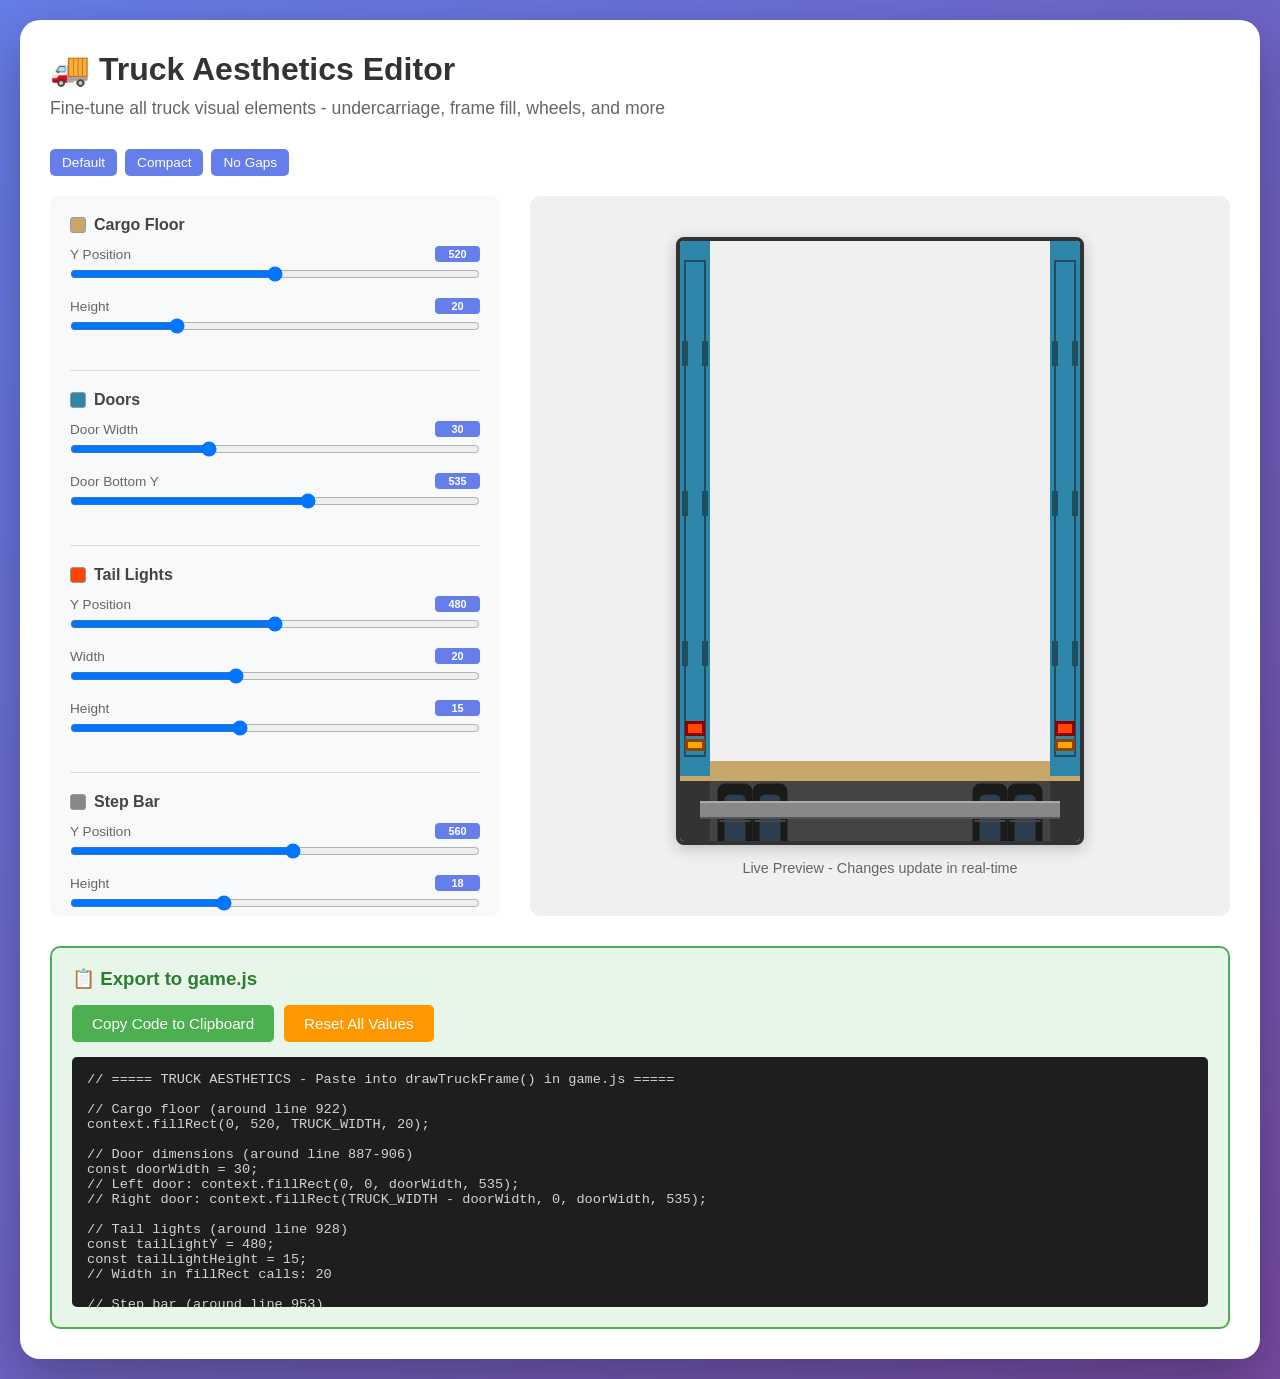
<file: Fill The Truck Mini Game/truck-aesthetics-editor.html>
<!DOCTYPE html>
<html lang="en">
<head>
    <meta charset="UTF-8">
    <meta name="viewport" content="width=device-width, initial-scale=1.0">
    <title>Truck Aesthetics Editor</title>
    <style>
        * {
            margin: 0;
            padding: 0;
            box-sizing: border-box;
        }

        body {
            font-family: 'Segoe UI', Tahoma, Geneva, Verdana, sans-serif;
            background: linear-gradient(135deg, #667eea 0%, #764ba2 100%);
            padding: 20px;
            min-height: 100vh;
        }

        .container {
            max-width: 1600px;
            margin: 0 auto;
            background: white;
            border-radius: 20px;
            padding: 30px;
            box-shadow: 0 20px 60px rgba(0, 0, 0, 0.3);
        }

        h1 {
            color: #333;
            margin-bottom: 10px;
            font-size: 2em;
        }

        .subtitle {
            color: #666;
            margin-bottom: 30px;
            font-size: 1.1em;
        }

        .main-content {
            display: grid;
            grid-template-columns: 450px 1fr;
            gap: 30px;
        }

        .controls {
            background: #f8f9fa;
            padding: 20px;
            border-radius: 10px;
            height: fit-content;
            max-height: 80vh;
            overflow-y: auto;
        }

        .control-group {
            margin-bottom: 20px;
            padding-bottom: 20px;
            border-bottom: 1px solid #ddd;
        }

        .control-group:last-child {
            border-bottom: none;
        }

        .control-group h3 {
            color: #444;
            margin-bottom: 12px;
            font-size: 1em;
            display: flex;
            align-items: center;
            gap: 8px;
        }

        .control-group h3 .color-indicator {
            width: 16px;
            height: 16px;
            border-radius: 3px;
            border: 1px solid #999;
        }

        .slider-control {
            margin-bottom: 12px;
        }

        .slider-control label {
            display: flex;
            justify-content: space-between;
            align-items: center;
            color: #666;
            margin-bottom: 4px;
            font-size: 0.85em;
        }

        .slider-control input[type="range"] {
            width: 100%;
            margin-bottom: 3px;
        }

        .slider-value {
            background: #667eea;
            color: white;
            padding: 2px 8px;
            border-radius: 4px;
            font-size: 0.8em;
            font-weight: bold;
            min-width: 45px;
            text-align: center;
        }

        .color-control {
            display: flex;
            align-items: center;
            gap: 10px;
            margin-bottom: 12px;
        }

        .color-control label {
            color: #666;
            font-size: 0.85em;
            flex: 1;
        }

        .color-control input[type="color"] {
            width: 50px;
            height: 30px;
            border: none;
            border-radius: 4px;
            cursor: pointer;
        }

        .preview {
            background: #f0f0f0;
            border-radius: 10px;
            padding: 20px;
            display: flex;
            flex-direction: column;
            align-items: center;
            justify-content: center;
        }

        canvas {
            border: 4px solid #333;
            border-radius: 8px;
            box-shadow: 0 4px 15px rgba(0, 0, 0, 0.2);
            background: white;
        }

        .preview-label {
            margin-top: 15px;
            color: #666;
            font-size: 0.9em;
        }

        .export-section {
            margin-top: 30px;
            padding: 20px;
            background: #e8f5e9;
            border-radius: 10px;
            border: 2px solid #4caf50;
        }

        .export-section h3 {
            color: #2e7d32;
            margin-bottom: 15px;
        }

        .code-output {
            background: #1e1e1e;
            color: #d4d4d4;
            padding: 15px;
            border-radius: 5px;
            font-family: 'Courier New', monospace;
            font-size: 0.85em;
            white-space: pre-wrap;
            max-height: 250px;
            overflow-y: auto;
        }

        .button-row {
            display: flex;
            gap: 10px;
            margin-bottom: 15px;
        }

        button {
            background: #667eea;
            color: white;
            border: none;
            padding: 10px 20px;
            border-radius: 5px;
            cursor: pointer;
            font-size: 0.95em;
        }

        button:hover {
            background: #5568d3;
        }

        button.success {
            background: #4caf50;
        }

        button.success:hover {
            background: #43a047;
        }

        button.warning {
            background: #ff9800;
        }

        button.warning:hover {
            background: #f57c00;
        }

        .preset-buttons {
            display: flex;
            gap: 8px;
            flex-wrap: wrap;
            margin-bottom: 20px;
        }

        .preset-buttons button {
            padding: 6px 12px;
            font-size: 0.85em;
        }
    </style>
</head>
<body>
    <div class="container">
        <h1>🚚 Truck Aesthetics Editor</h1>
        <p class="subtitle">Fine-tune all truck visual elements - undercarriage, frame fill, wheels, and more</p>

        <div class="preset-buttons">
            <button onclick="applyPreset('default')">Default</button>
            <button onclick="applyPreset('compact')">Compact</button>
            <button onclick="applyPreset('noGaps')">No Gaps</button>
        </div>

        <div class="main-content">
            <div class="controls">
                <div class="control-group">
                    <h3><span class="color-indicator" style="background: #C9A76A;"></span> Cargo Floor</h3>
                    <div class="slider-control">
                        <label>Y Position <span class="slider-value" id="floorY-value">520</span></label>
                        <input type="range" id="floorY" min="480" max="560" value="520" step="1">
                    </div>
                    <div class="slider-control">
                        <label>Height <span class="slider-value" id="floorHeight-value">20</span></label>
                        <input type="range" id="floorHeight" min="10" max="50" value="20" step="1">
                    </div>
                </div>

                <div class="control-group">
                    <h3><span class="color-indicator" style="background: #2E86AB;"></span> Doors</h3>
                    <div class="slider-control">
                        <label>Door Width <span class="slider-value" id="doorWidth-value">30</span></label>
                        <input type="range" id="doorWidth" min="20" max="50" value="30" step="1">
                    </div>
                    <div class="slider-control">
                        <label>Door Bottom Y <span class="slider-value" id="doorHeight-value">535</span></label>
                        <input type="range" id="doorHeight" min="500" max="560" value="535" step="1">
                    </div>
                </div>

                <div class="control-group">
                    <h3><span class="color-indicator" style="background: #FF4500;"></span> Tail Lights</h3>
                    <div class="slider-control">
                        <label>Y Position <span class="slider-value" id="tailLightY-value">480</span></label>
                        <input type="range" id="tailLightY" min="440" max="520" value="480" step="1">
                    </div>
                    <div class="slider-control">
                        <label>Width <span class="slider-value" id="tailLightWidth-value">20</span></label>
                        <input type="range" id="tailLightWidth" min="10" max="35" value="20" step="1">
                    </div>
                    <div class="slider-control">
                        <label>Height <span class="slider-value" id="tailLightHeight-value">15</span></label>
                        <input type="range" id="tailLightHeight" min="8" max="25" value="15" step="1">
                    </div>
                </div>

                <div class="control-group">
                    <h3><span class="color-indicator" style="background: #888888;"></span> Step Bar</h3>
                    <div class="slider-control">
                        <label>Y Position <span class="slider-value" id="stepBarY-value">560</span></label>
                        <input type="range" id="stepBarY" min="530" max="585" value="560" step="1">
                    </div>
                    <div class="slider-control">
                        <label>Height <span class="slider-value" id="stepBarHeight-value">18</span></label>
                        <input type="range" id="stepBarHeight" min="8" max="35" value="18" step="1">
                    </div>
                    <div class="slider-control">
                        <label>Side Inset <span class="slider-value" id="stepBarInset-value">20</span></label>
                        <input type="range" id="stepBarInset" min="0" max="60" value="20" step="1">
                    </div>
                </div>

                <div class="control-group">
                    <h3><span class="color-indicator" style="background: #1a1a1a;"></span> Wheels</h3>
                    <div class="slider-control">
                        <label>Center Y Position <span class="slider-value" id="wheelY-value">580</span></label>
                        <input type="range" id="wheelY" min="550" max="600" value="580" step="1">
                    </div>
                    <div class="slider-control">
                        <label>Width <span class="slider-value" id="wheelWidth-value">35</span></label>
                        <input type="range" id="wheelWidth" min="20" max="50" value="35" step="1">
                    </div>
                    <div class="slider-control">
                        <label>Height <span class="slider-value" id="wheelHeight-value">75</span></label>
                        <input type="range" id="wheelHeight" min="50" max="100" value="75" step="1">
                    </div>
                    <div class="slider-control">
                        <label>Left Outer X <span class="slider-value" id="wheelLeftOuter-value">55</span></label>
                        <input type="range" id="wheelLeftOuter" min="30" max="80" value="55" step="1">
                    </div>
                    <div class="slider-control">
                        <label>Left Inner X <span class="slider-value" id="wheelLeftInner-value">90</span></label>
                        <input type="range" id="wheelLeftInner" min="60" max="120" value="90" step="1">
                    </div>
                    <div class="slider-control">
                        <label>Right Inner X <span class="slider-value" id="wheelRightInner-value">310</span></label>
                        <input type="range" id="wheelRightInner" min="280" max="340" value="310" step="1">
                    </div>
                    <div class="slider-control">
                        <label>Right Outer X <span class="slider-value" id="wheelRightOuter-value">345</span></label>
                        <input type="range" id="wheelRightOuter" min="320" max="370" value="345" step="1">
                    </div>
                </div>

                <div class="control-group">
                    <h3><span class="color-indicator" style="background: #555;"></span> Undercarriage Fill</h3>
                    <div class="slider-control">
                        <label>Fill Start Y <span class="slider-value" id="undercarriageY-value">540</span></label>
                        <input type="range" id="undercarriageY" min="520" max="560" value="540" step="1">
                    </div>
                    <div class="color-control">
                        <label>Fill Color</label>
                        <input type="color" id="undercarriageColor" value="#444444">
                    </div>
                    <div class="slider-control">
                        <label>Fill Enabled <span class="slider-value" id="undercarriageFill-value">Yes</span></label>
                        <input type="range" id="undercarriageFill" min="0" max="1" value="1" step="1">
                    </div>
                </div>

                <div class="control-group">
                    <h3><span class="color-indicator" style="background: #333;"></span> Frame Extension</h3>
                    <div class="slider-control">
                        <label>Left Frame Width <span class="slider-value" id="frameLeftWidth-value">30</span></label>
                        <input type="range" id="frameLeftWidth" min="20" max="50" value="30" step="1">
                    </div>
                    <div class="slider-control">
                        <label>Frame Bottom Y <span class="slider-value" id="frameBottomY-value">600</span></label>
                        <input type="range" id="frameBottomY" min="560" max="600" value="600" step="1">
                    </div>
                    <div class="color-control">
                        <label>Frame Fill Color</label>
                        <input type="color" id="frameColor" value="#333333">
                    </div>
                </div>
            </div>

            <div class="preview">
                <canvas id="truckCanvas" width="400" height="600"></canvas>
                <p class="preview-label">Live Preview - Changes update in real-time</p>
            </div>
        </div>

        <div class="export-section">
            <h3>📋 Export to game.js</h3>
            <div class="button-row">
                <button class="success" onclick="copyCode()">Copy Code to Clipboard</button>
                <button class="warning" onclick="resetToDefault()">Reset All Values</button>
            </div>
            <div class="code-output" id="codeOutput"></div>
        </div>
    </div>

    <script>
        const canvas = document.getElementById('truckCanvas');
        const ctx = canvas.getContext('2d');
        const TRUCK_WIDTH = 400;
        const TRUCK_HEIGHT = 600;

        // Get all slider elements
        const sliders = {
            floorY: document.getElementById('floorY'),
            floorHeight: document.getElementById('floorHeight'),
            doorWidth: document.getElementById('doorWidth'),
            doorHeight: document.getElementById('doorHeight'),
            tailLightY: document.getElementById('tailLightY'),
            tailLightWidth: document.getElementById('tailLightWidth'),
            tailLightHeight: document.getElementById('tailLightHeight'),
            stepBarY: document.getElementById('stepBarY'),
            stepBarHeight: document.getElementById('stepBarHeight'),
            stepBarInset: document.getElementById('stepBarInset'),
            wheelY: document.getElementById('wheelY'),
            wheelWidth: document.getElementById('wheelWidth'),
            wheelHeight: document.getElementById('wheelHeight'),
            wheelLeftOuter: document.getElementById('wheelLeftOuter'),
            wheelLeftInner: document.getElementById('wheelLeftInner'),
            wheelRightInner: document.getElementById('wheelRightInner'),
            wheelRightOuter: document.getElementById('wheelRightOuter'),
            undercarriageY: document.getElementById('undercarriageY'),
            undercarriageFill: document.getElementById('undercarriageFill'),
            frameLeftWidth: document.getElementById('frameLeftWidth'),
            frameBottomY: document.getElementById('frameBottomY')
        };

        const colorInputs = {
            undercarriageColor: document.getElementById('undercarriageColor'),
            frameColor: document.getElementById('frameColor')
        };

        // Update slider value displays
        Object.keys(sliders).forEach(key => {
            const slider = sliders[key];
            const valueDisplay = document.getElementById(key + '-value');
            slider.addEventListener('input', () => {
                if (key === 'undercarriageFill') {
                    valueDisplay.textContent = slider.value === '1' ? 'Yes' : 'No';
                } else {
                    valueDisplay.textContent = slider.value;
                }
                drawTruck();
                updateCode();
            });
        });

        Object.keys(colorInputs).forEach(key => {
            colorInputs[key].addEventListener('input', () => {
                drawTruck();
                updateCode();
            });
        });

        function drawTruck() {
            // Clear canvas
            ctx.fillStyle = '#f0f0f0';
            ctx.fillRect(0, 0, TRUCK_WIDTH, TRUCK_HEIGHT);

            const doorWidth = parseInt(sliders.doorWidth.value);
            const doorHeight = parseInt(sliders.doorHeight.value);
            const floorY = parseInt(sliders.floorY.value);
            const floorHeight = parseInt(sliders.floorHeight.value);
            const tailLightY = parseInt(sliders.tailLightY.value);
            const tailLightWidth = parseInt(sliders.tailLightWidth.value);
            const tailLightHeight = parseInt(sliders.tailLightHeight.value);
            const stepBarY = parseInt(sliders.stepBarY.value);
            const stepBarHeight = parseInt(sliders.stepBarHeight.value);
            const stepBarInset = parseInt(sliders.stepBarInset.value);
            const wheelY = parseInt(sliders.wheelY.value);
            const wheelWidth = parseInt(sliders.wheelWidth.value);
            const wheelHeight = parseInt(sliders.wheelHeight.value);
            const wheelLeftOuter = parseInt(sliders.wheelLeftOuter.value);
            const wheelLeftInner = parseInt(sliders.wheelLeftInner.value);
            const wheelRightInner = parseInt(sliders.wheelRightInner.value);
            const wheelRightOuter = parseInt(sliders.wheelRightOuter.value);
            const undercarriageY = parseInt(sliders.undercarriageY.value);
            const undercarriageFill = parseInt(sliders.undercarriageFill.value);
            const frameLeftWidth = parseInt(sliders.frameLeftWidth.value);
            const frameBottomY = parseInt(sliders.frameBottomY.value);
            const undercarriageColor = colorInputs.undercarriageColor.value;
            const frameColor = colorInputs.frameColor.value;

            // Undercarriage fill (behind everything)
            if (undercarriageFill) {
                ctx.fillStyle = undercarriageColor;
                ctx.fillRect(0, undercarriageY, TRUCK_WIDTH, TRUCK_HEIGHT - undercarriageY);
            }

            // Frame extension on sides (fills the gap between doors and wheels)
            ctx.fillStyle = frameColor;
            ctx.fillRect(0, doorHeight, frameLeftWidth, frameBottomY - doorHeight);
            ctx.fillRect(TRUCK_WIDTH - frameLeftWidth, doorHeight, frameLeftWidth, frameBottomY - doorHeight);

            // Wheels (draw before step bar so step bar is on top)
            const wheelPositions = [
                { x: wheelLeftOuter, y: wheelY },
                { x: wheelLeftInner, y: wheelY },
                { x: wheelRightInner, y: wheelY },
                { x: wheelRightOuter, y: wheelY }
            ];

            wheelPositions.forEach(pos => {
                ctx.save();
                ctx.translate(pos.x, pos.y);

                // Tire
                ctx.fillStyle = '#1a1a1a';
                ctx.beginPath();
                ctx.roundRect(-wheelWidth/2, -wheelHeight/2, wheelWidth, wheelHeight, 8);
                ctx.fill();

                // Rim
                ctx.fillStyle = '#2C3E50';
                const rimW = wheelWidth * 0.6;
                const rimH = wheelHeight * 0.7;
                ctx.beginPath();
                ctx.roundRect(-rimW/2, -rimH/2, rimW, rimH, 5);
                ctx.fill();

                // Rim detail
                ctx.strokeStyle = '#444';
                ctx.lineWidth = 2;
                ctx.beginPath();
                ctx.moveTo(-wheelWidth/2 + 2, 0);
                ctx.lineTo(wheelWidth/2 - 2, 0);
                ctx.stroke();

                ctx.restore();
            });

            // Step bar (on top of wheels)
            ctx.fillStyle = '#888888';
            ctx.fillRect(stepBarInset, stepBarY, TRUCK_WIDTH - (stepBarInset * 2), stepBarHeight);
            ctx.fillStyle = '#AAAAAA';
            ctx.fillRect(stepBarInset, stepBarY, TRUCK_WIDTH - (stepBarInset * 2), 2);
            ctx.fillStyle = '#555555';
            ctx.fillRect(stepBarInset, stepBarY + stepBarHeight - 2, TRUCK_WIDTH - (stepBarInset * 2), 2);

            // Brown floor
            ctx.fillStyle = '#C9A76A';
            ctx.fillRect(0, floorY, TRUCK_WIDTH, floorHeight);

            // Left door
            ctx.fillStyle = '#2E86AB';
            ctx.fillRect(0, 0, doorWidth, doorHeight);

            // Right door
            ctx.fillStyle = '#2E86AB';
            ctx.fillRect(TRUCK_WIDTH - doorWidth, 0, doorWidth, doorHeight);

            // Door panels
            ctx.strokeStyle = '#1F4E5F';
            ctx.lineWidth = 2;
            ctx.strokeRect(5, 20, doorWidth - 10, doorHeight - 40);
            ctx.strokeRect(TRUCK_WIDTH - doorWidth + 5, 20, doorWidth - 10, doorHeight - 40);

            // Hinges
            for (let i = 0; i < 3; i++) {
                ctx.fillStyle = '#1F4E5F';
                const hingeY = 100 + i * 150;
                if (hingeY < doorHeight - 30) {
                    ctx.fillRect(2, hingeY, 6, 25);
                    ctx.fillRect(doorWidth - 8, hingeY, 6, 25);
                    ctx.fillRect(TRUCK_WIDTH - doorWidth + 2, hingeY, 6, 25);
                    ctx.fillRect(TRUCK_WIDTH - 8, hingeY, 6, 25);
                }
            }

            // Tail lights (left)
            ctx.fillStyle = '#8B0000';
            ctx.fillRect(5, tailLightY, tailLightWidth, tailLightHeight);
            ctx.fillStyle = '#FF4500';
            ctx.fillRect(8, tailLightY + 3, tailLightWidth - 6, tailLightHeight - 6);

            // Amber lights (left)
            ctx.fillStyle = '#8B4500';
            ctx.fillRect(5, tailLightY + tailLightHeight + 3, tailLightWidth, 12);
            ctx.fillStyle = '#FFA500';
            ctx.fillRect(8, tailLightY + tailLightHeight + 6, tailLightWidth - 6, 6);

            // Tail lights (right)
            ctx.fillStyle = '#8B0000';
            ctx.fillRect(TRUCK_WIDTH - tailLightWidth - 5, tailLightY, tailLightWidth, tailLightHeight);
            ctx.fillStyle = '#FF4500';
            ctx.fillRect(TRUCK_WIDTH - tailLightWidth - 2, tailLightY + 3, tailLightWidth - 6, tailLightHeight - 6);

            // Amber lights (right)
            ctx.fillStyle = '#8B4500';
            ctx.fillRect(TRUCK_WIDTH - tailLightWidth - 5, tailLightY + tailLightHeight + 3, tailLightWidth, 12);
            ctx.fillStyle = '#FFA500';
            ctx.fillRect(TRUCK_WIDTH - tailLightWidth - 2, tailLightY + tailLightHeight + 6, tailLightWidth - 6, 6);
        }

        function updateCode() {
            const values = {};
            Object.keys(sliders).forEach(key => {
                values[key] = parseInt(sliders[key].value);
            });
            values.undercarriageColor = colorInputs.undercarriageColor.value;
            values.frameColor = colorInputs.frameColor.value;

            const code = `// ===== TRUCK AESTHETICS - Paste into drawTruckFrame() in game.js =====

// Cargo floor (around line 922)
context.fillRect(0, ${values.floorY}, TRUCK_WIDTH, ${values.floorHeight});

// Door dimensions (around line 887-906)
const doorWidth = ${values.doorWidth};
// Left door: context.fillRect(0, 0, doorWidth, ${values.doorHeight});
// Right door: context.fillRect(TRUCK_WIDTH - doorWidth, 0, doorWidth, ${values.doorHeight});

// Tail lights (around line 928)
const tailLightY = ${values.tailLightY};
const tailLightHeight = ${values.tailLightHeight};
// Width in fillRect calls: ${values.tailLightWidth}

// Step bar (around line 953)
const stepBarY = ${values.stepBarY};
const stepBarHeight = ${values.stepBarHeight};
const stepBarInset = ${values.stepBarInset};

// Wheels (around line 907)
const wheelWidth = ${values.wheelWidth};
const wheelHeight = ${values.wheelHeight};
const wheelY = ${values.wheelY};
const wheelPositions = [
    { x: ${values.wheelLeftOuter}, y: wheelY },   // Left outer
    { x: ${values.wheelLeftInner}, y: wheelY },   // Left inner
    { x: ${values.wheelRightInner}, y: wheelY },  // Right inner
    { x: ${values.wheelRightOuter}, y: wheelY }   // Right outer
];

// Undercarriage fill (add before wheels, around line 900)
${values.undercarriageFill ? `context.fillStyle = '${values.undercarriageColor}';
context.fillRect(0, ${values.undercarriageY}, TRUCK_WIDTH, TRUCK_HEIGHT - ${values.undercarriageY});` : '// Undercarriage fill disabled'}

// Frame extension (add after undercarriage, fills door-to-wheel gap)
context.fillStyle = '${values.frameColor}';
context.fillRect(0, ${values.doorHeight}, ${values.frameLeftWidth}, ${values.frameBottomY} - ${values.doorHeight});
context.fillRect(TRUCK_WIDTH - ${values.frameLeftWidth}, ${values.doorHeight}, ${values.frameLeftWidth}, ${values.frameBottomY} - ${values.doorHeight});`;

            document.getElementById('codeOutput').textContent = code;
        }

        function copyCode() {
            const code = document.getElementById('codeOutput').textContent;
            navigator.clipboard.writeText(code).then(() => {
                alert('Code copied to clipboard! ✅');
            });
        }

        function resetToDefault() {
            const defaults = {
                floorY: 520, floorHeight: 20,
                doorWidth: 30, doorHeight: 535,
                tailLightY: 480, tailLightWidth: 20, tailLightHeight: 15,
                stepBarY: 560, stepBarHeight: 18, stepBarInset: 20,
                wheelY: 580, wheelWidth: 35, wheelHeight: 75,
                wheelLeftOuter: 55, wheelLeftInner: 90, wheelRightInner: 310, wheelRightOuter: 345,
                undercarriageY: 540, undercarriageFill: 1,
                frameLeftWidth: 30, frameBottomY: 600
            };
            Object.keys(defaults).forEach(key => {
                sliders[key].value = defaults[key];
                const valueDisplay = document.getElementById(key + '-value');
                if (key === 'undercarriageFill') {
                    valueDisplay.textContent = defaults[key] === 1 ? 'Yes' : 'No';
                } else {
                    valueDisplay.textContent = defaults[key];
                }
            });
            colorInputs.undercarriageColor.value = '#444444';
            colorInputs.frameColor.value = '#333333';
            drawTruck();
            updateCode();
        }

        function applyPreset(preset) {
            const presets = {
                default: {
                    floorY: 520, floorHeight: 20,
                    doorWidth: 30, doorHeight: 535,
                    tailLightY: 480, tailLightWidth: 20, tailLightHeight: 15,
                    stepBarY: 560, stepBarHeight: 18, stepBarInset: 20,
                    wheelY: 580, wheelWidth: 35, wheelHeight: 75,
                    wheelLeftOuter: 55, wheelLeftInner: 90, wheelRightInner: 310, wheelRightOuter: 345,
                    undercarriageY: 540, undercarriageFill: 1,
                    frameLeftWidth: 30, frameBottomY: 600,
                    undercarriageColor: '#444444', frameColor: '#333333'
                },
                compact: {
                    floorY: 530, floorHeight: 15,
                    doorWidth: 30, doorHeight: 545,
                    tailLightY: 495, tailLightWidth: 18, tailLightHeight: 12,
                    stepBarY: 565, stepBarHeight: 14, stepBarInset: 15,
                    wheelY: 585, wheelWidth: 30, wheelHeight: 60,
                    wheelLeftOuter: 50, wheelLeftInner: 82, wheelRightInner: 318, wheelRightOuter: 350,
                    undercarriageY: 545, undercarriageFill: 1,
                    frameLeftWidth: 30, frameBottomY: 600,
                    undercarriageColor: '#3a3a3a', frameColor: '#2a2a2a'
                },
                noGaps: {
                    floorY: 520, floorHeight: 25,
                    doorWidth: 30, doorHeight: 545,
                    tailLightY: 480, tailLightWidth: 20, tailLightHeight: 15,
                    stepBarY: 555, stepBarHeight: 22, stepBarInset: 10,
                    wheelY: 578, wheelWidth: 38, wheelHeight: 78,
                    wheelLeftOuter: 48, wheelLeftInner: 88, wheelRightInner: 312, wheelRightOuter: 352,
                    undercarriageY: 535, undercarriageFill: 1,
                    frameLeftWidth: 30, frameBottomY: 600,
                    undercarriageColor: '#3d3d3d', frameColor: '#2d2d2d'
                }
            };

            const p = presets[preset];
            Object.keys(sliders).forEach(key => {
                if (p[key] !== undefined) {
                    sliders[key].value = p[key];
                    const valueDisplay = document.getElementById(key + '-value');
                    if (key === 'undercarriageFill') {
                        valueDisplay.textContent = p[key] === 1 ? 'Yes' : 'No';
                    } else {
                        valueDisplay.textContent = p[key];
                    }
                }
            });
            if (p.undercarriageColor) colorInputs.undercarriageColor.value = p.undercarriageColor;
            if (p.frameColor) colorInputs.frameColor.value = p.frameColor;
            drawTruck();
            updateCode();
        }

        // Initial draw
        drawTruck();
        updateCode();
    </script>
</body>
</html>
</file>
